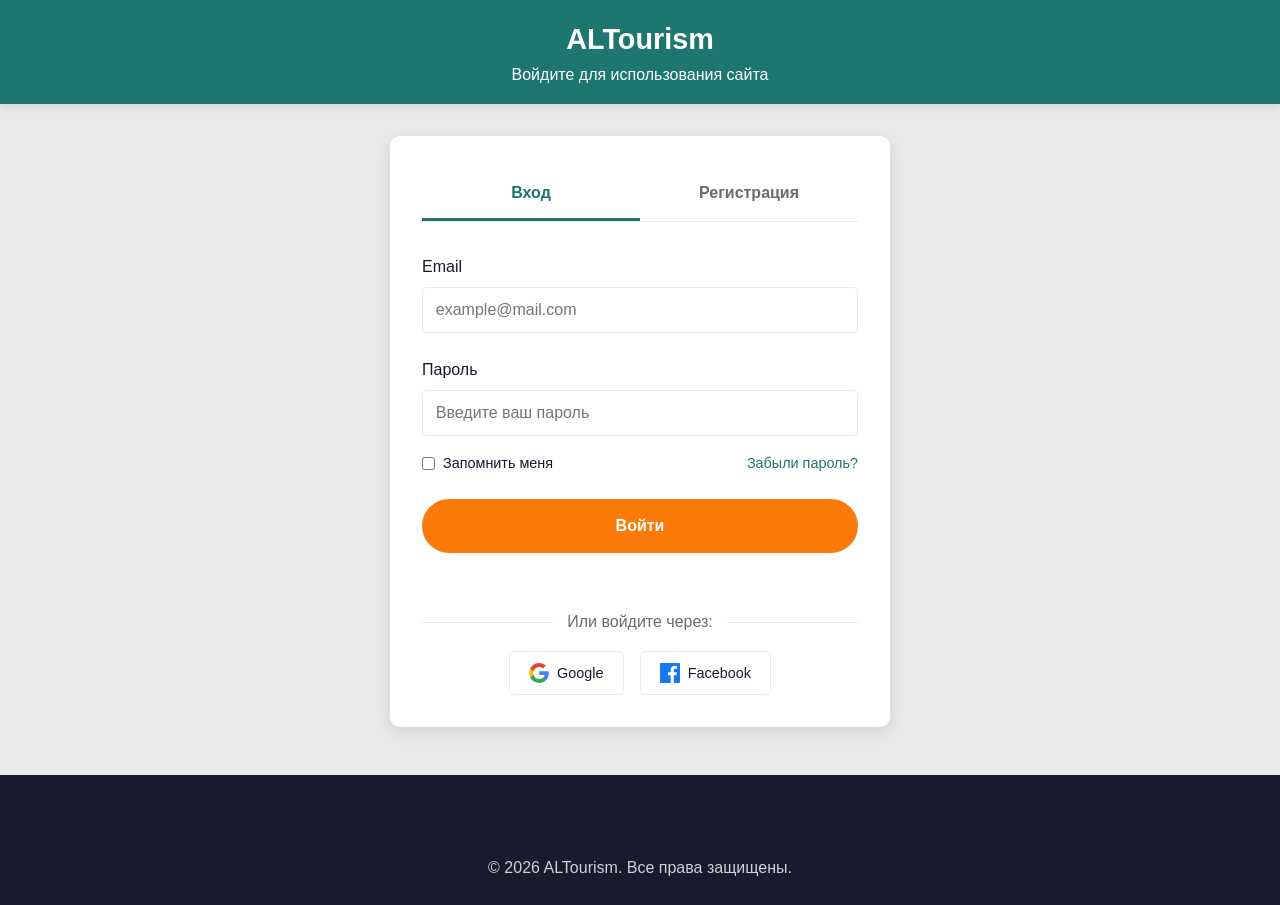
<file: index.html>
<!DOCTYPE html>
<html lang="ru">
<head>
    <meta charset="UTF-8">
    <meta name="viewport" content="width=device-width, initial-scale=1.0">
    <title>ALTourism — Главная</title>
    <link rel="stylesheet" href="css/style.css">
</head>
<body>
    <header class="header">
        <div class="container">
            <a href="index.html" class="logo">ALTourism</a>
            <nav>
                <a href="citys.html">Города</a>
                <!-- <a href="add-city.html">Предложить город</a> -->
                <!-- <a href="auth.html" class="btn btn-outline">Выйти</a> -->
            </nav>
        </div>
    </header>

    <section class="hero">
        <div class="container">
            <h1>Найдите идеальное место для отдыха</h1>
            <p>Здесь вы найдете города и лучшие предоставляемые в них услуги!</p>
            <a href="citys.html" class="btn btn-accent">Начать поиск</a>
        </div>
    </section>

    <section class="features">
        <div class="container">
            <div class="feature-card">
                <h3>Достопримечательности</h3>
                <p>Местоположения и краткая сводка об известных достопримечательностях</p>
            </div>
            <div class="feature-card">
                <h3>Такси</h3>
                <p>Локальные и всероссийские сервисы такси в городах</p>
            </div>
            <div class="feature-card">
                <h3>Кафе и рестораны</h3>
                <p>Информация о лучших предложениях кафе и ресторанов</p>
            </div>
        </div>
    </section>

    <footer class="footer">
        <div class="container">
            <div class="footer-links">
                <a href="citys.html">Города</a>
                <a href="add-city.html">Предложить город</a>
                <a href="auth.html">Выйти</a>
            </div>
            <p>© 2026 ALTourism. Все права защищены.</p>
        </div>
    </footer>

    <script src="js/main.js"></script>
</body>
</html>
</file>
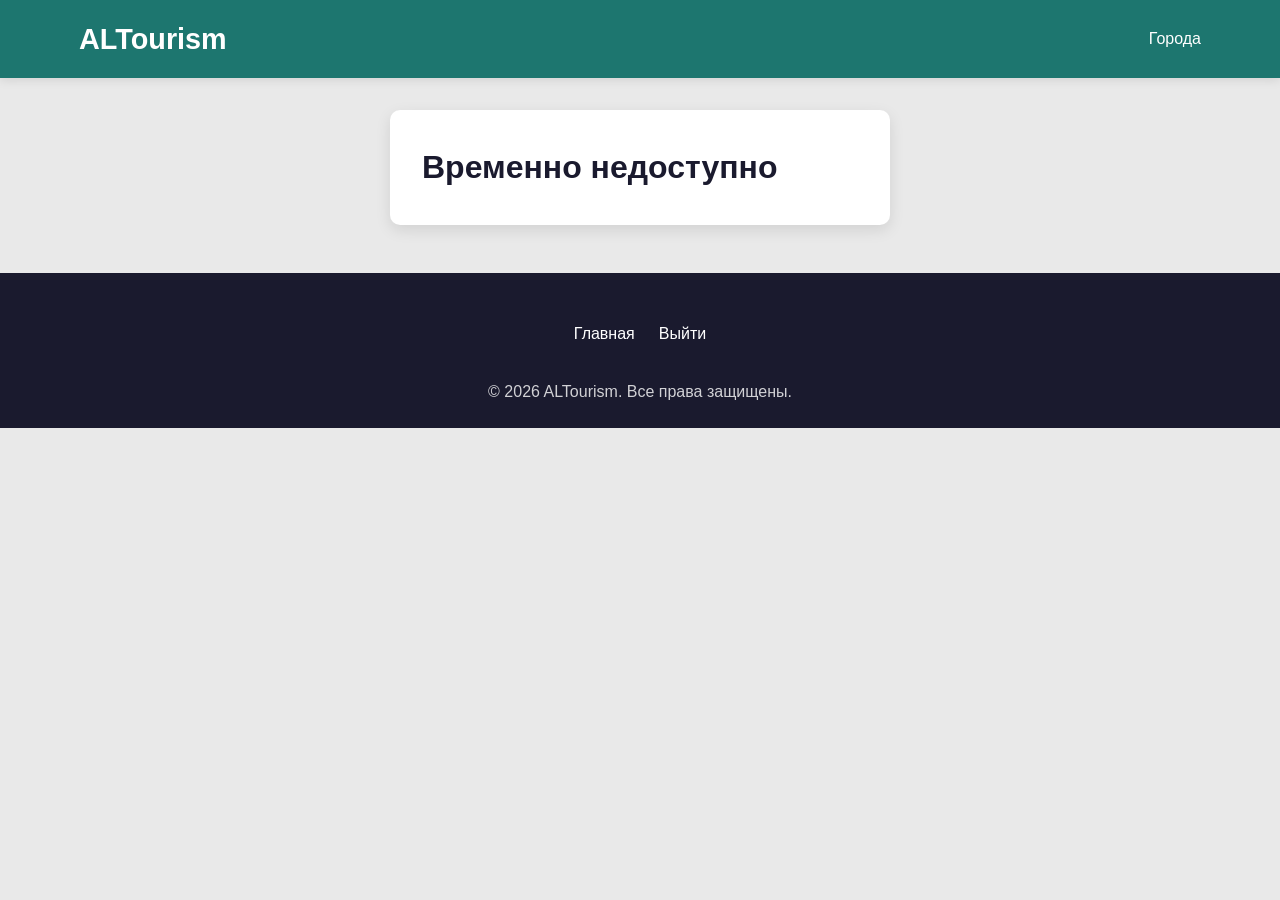
<file: add-city.html>
<!DOCTYPE html>
<html lang="ru">
<head>
    <meta charset="UTF-8">
    <meta name="viewport" content="width=device-width, initial-scale=1.0">
    <title>Предложить город — ALTourism</title>
    <link rel="stylesheet" href="css/style.css">
    <link rel="stylesheet" href="css/auth.css">
</head>
<body>
    <header class="header">
        <div class="container">
            <a href="index.html" class="logo">ALTourism</a>
            <nav>
                <a href="citys.html">Города</a>
                <!-- <a href="my-bookings.html">Мои бронирования</a> -->
                <!-- <a href="auth.html" class="btn btn-outline">Выйти</a> -->
            </nav>
        </div>
    </header>

    <main class="auth-container">
        <h1>Временно недоступно</h1>
<!--         
        <form id="addHotelForm" class="auth-form">
            <div class="form-group">
                <label>Название отеля</label>
                <input type="text" placeholder="Grand Hotel" required>
            </div>
            
            <div class="form-group">
                <label>Местоположение</label>
                <input type="text" placeholder="Город, адрес" required>
            </div>
            
            <div class="form-group">
                <label>Описание</label>
                <textarea rows="5" placeholder="Опишите ваш отель" required></textarea>
            </div>
            
            <div class="form-group">
                <label>Категория (звёздность)</label>
                <select required>
                    <option value="">Выберите категорию</option>
                    <option value="3">★★★☆☆</option>
                    <option value="4">★★★★☆</option>
                    <option value="5">★★★★★</option>
                </select>
            </div>
            
            <div class="form-group">
                <label>Цена за ночь (₽)</label>
                <input type="number" placeholder="5000" required>
            </div>
            
            <div class="form-group">
                <label>Контактный email</label>
                <input type="email" placeholder="your@email.com" required>
            </div>
            
            <div class="form-group">
                <label>Контактный телефон</label>
                <input type="tel" placeholder="+7 (999) 123-45-67" required>
            </div>
            
            <div class="form-group">
                <label>Фотографии отеля</label>
                <input type="file" multiple accept="image/*" required>
                <small>Загрузите минимум 3 фотографии</small>
            </div>
            
            <div class="form-group">
                <label>Удобства</label>
                <div class="amenities-checkboxes">
                    <label><input type="checkbox" name="amenities" value="wifi"> Wi-Fi</label>
                    <label><input type="checkbox" name="amenities" value="pool"> Бассейн</label>
                    <label><input type="checkbox" name="amenities" value="parking"> Парковка</label>
                    <label><input type="checkbox" name="amenities" value="restaurant"> Ресторан</label>
                    <label><input type="checkbox" name="amenities" value="spa"> SPA</label>
                    <label><input type="checkbox" name="amenities" value="gym"> Тренажерный зал</label>
                </div>
            </div>
            
            <button type="submit" class="btn btn-accent">Предложить город</button>
        </form>
    -->
    </main>

    <footer class="footer">
        <div class="container">
            <div class="footer-links">
                <a href="index.html">Главная</a>
                <a href="auth.html">Выйти</a>
            </div>
            <p>© 2026 ALTourism. Все права защищены.</p>
        </div>
    </footer>

    <script src="js/auth.js"></script>
</body>
</html>
</file>
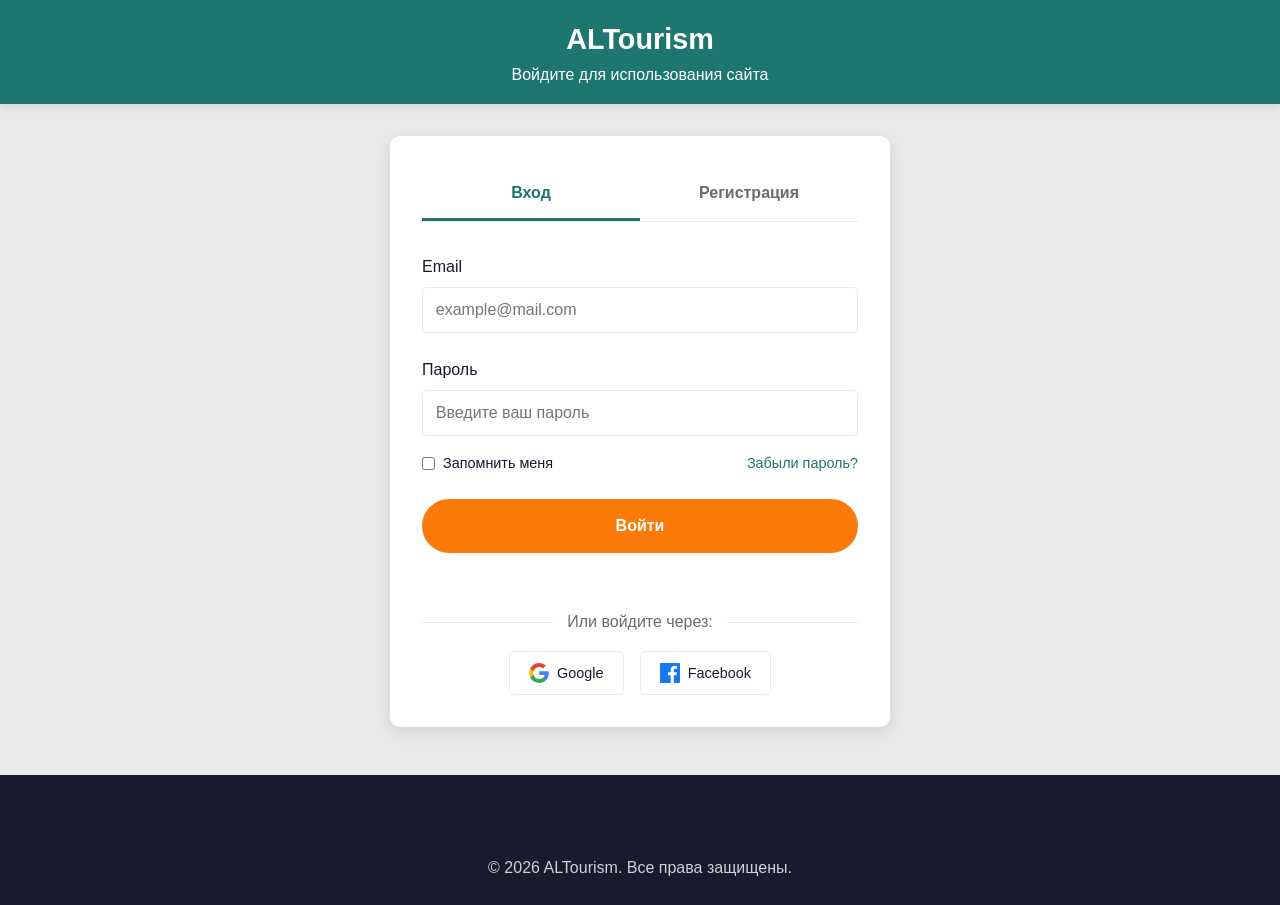
<file: auth.html>
<!DOCTYPE html>
<html lang="ru">
<head>
    <meta charset="UTF-8">
    <meta name="viewport" content="width=device-width, initial-scale=1.0">
    <title>Вход и регистрация | ALTourism</title>
    <link rel="stylesheet" href="css/style.css">
    <link rel="stylesheet" href="css/auth.css">
</head>
<body class="auth-page">
    <header class="header">
        <div class="container">
            <a href="index.html" class="logo">ALTourism</a>
            <div class="auth-text">Войдите для использования сайта</div>
        </div>
    </header>

    <main class="auth-container">
        <div class="auth-tabs">
            <button class="auth-tab active" data-tab="login">Вход</button>
            <button class="auth-tab" data-tab="register">Регистрация</button>
        </div>

        <!-- Форма входа -->
        <form id="loginForm" class="auth-form active">
            <div class="form-group">
                <label for="login-email">Email</label>
                <input type="email" id="login-email" placeholder="example@mail.com" required>
            </div>
            
            <div class="form-group">
                <label for="login-password">Пароль</label>
                <input type="password" id="login-password" placeholder="Введите ваш пароль" required>
                <div class="form-options">
                    <label class="remember-me">
                        <input type="checkbox" id="remember-me"> Запомнить меня
                    </label>
                    <a href="forgot-password.html" class="forgot-password">Забыли пароль?</a>
                </div>
            </div>
            
            <button type="submit" class="btn btn-accent">Войти</button>
            
            <div class="social-login">
                <p>Или войдите через:</p>
                <div class="social-buttons">
                    <button type="button" class="social-btn google">
                        <svg width="20" height="20" viewBox="0 0 24 24" xmlns="http://www.w3.org/2000/svg">
                            <path d="M23.766 12.2764C23.766 11.4607 23.6999 10.6406 23.5588 9.83807H12.24V14.4591H18.7217C18.4528 15.9494 17.5885 17.2678 16.323 18.1056V21.1039H20.19C22.4608 19.0139 23.766 15.9274 23.766 12.2764Z" fill="#4285F4"/>
                            <path d="M12.24 24.0008C15.4764 24.0008 18.2058 22.9382 20.1944 21.1039L16.3274 18.1055C15.2516 18.8375 13.8626 19.252 12.2444 19.252C9.11376 19.252 6.45934 17.1399 5.50693 14.3003H1.51648V17.3912C3.55359 21.4434 7.70278 24.0008 12.24 24.0008Z" fill="#34A853"/>
                            <path d="M5.50253 14.3003C5.00011 12.8099 5.00011 11.1961 5.50253 9.70575V6.61481H1.51649C-0.18551 10.0056 -0.18551 14.0004 1.51649 17.3912L5.50253 14.3003Z" fill="#FBBC04"/>
                            <path d="M12.24 4.74966C13.9508 4.7232 15.6043 5.36697 16.8433 6.54867L20.2694 3.12262C18.1 1.0855 15.2207 -0.034466 12.24 0.000808666C7.70277 0.000808666 3.55359 2.55822 1.51648 6.61481L5.50252 9.70575C6.45052 6.86173 9.10933 4.74966 12.24 4.74966Z" fill="#EA4335"/>
                        </svg>
                        Google
                    </button>
                    <button type="button" class="social-btn facebook">
                        <svg width="20" height="20" viewBox="0 0 24 24" xmlns="http://www.w3.org/2000/svg">
                            <path d="M22.675 0H1.325C0.593 0 0 0.593 0 1.325V22.676C0 23.407 0.593 24 1.325 24H12.82V14.706H9.692V11.084H12.82V8.413C12.82 5.313 14.713 3.625 17.479 3.625C18.804 3.625 19.942 3.724 20.274 3.768V7.008L18.356 7.009C16.852 7.009 16.561 7.724 16.561 8.772V11.085H20.148L19.681 14.707H16.561V24H22.677C23.407 24 24 23.407 24 22.675V1.325C24 0.593 23.407 0 22.675 0Z" fill="#1877F2"/>
                        </svg>
                        Facebook
                    </button>
                </div>
            </div>
        </form>

        <!-- Форма регистрации -->
        <form id="registerForm" class="auth-form">
            <div class="form-group">
                <label for="reg-name">Имя</label>
                <input type="text" id="reg-name" placeholder="Иван Иванов" required>
            </div>
            
            <div class="form-group">
                <label for="reg-email">Email</label>
                <input type="email" id="reg-email" placeholder="example@mail.com" required>
            </div>
            
            <div class="form-group">
                <label for="reg-phone">Телефон</label>
                <input type="tel" id="reg-phone" placeholder="+7 (999) 123-45-67" required>
            </div>
            
            <div class="form-group">
                <label for="reg-password">Пароль</label>
                <input type="password" id="reg-password" placeholder="Не менее 8 символов" required minlength="8">
                <div class="password-strength">
                    <span class="strength-bar"></span>
                    <span class="strength-bar"></span>
                    <span class="strength-bar"></span>
                    <span class="strength-text"></span>
                </div>
            </div>
            
            <div class="form-group">
                <label for="reg-confirm">Подтвердите пароль</label>
                <input type="password" id="reg-confirm" placeholder="Повторите пароль" required>
                <span class="error-message" id="password-error"></span>
            </div>
            
            <div class="form-group checkbox-group">
                <input type="checkbox" id="reg-agreement" required>
                <label for="reg-agreement">Я согласен с <a href="#">условиями использования</a> и <a href="#">политикой конфиденциальности</a></label>
            </div>
            
            <button type="submit" class="btn btn-accent">Зарегистрироваться</button>
        </form>
    </main>

    <footer class="footer">
        <div class="container">
            <div class="footer-links">
            </div>
            <p>© 2026 ALTourism. Все права защищены.</p>
        </div>
    </footer>

    <script src="js/auth.js"></script>
</body>
</html>
</file>
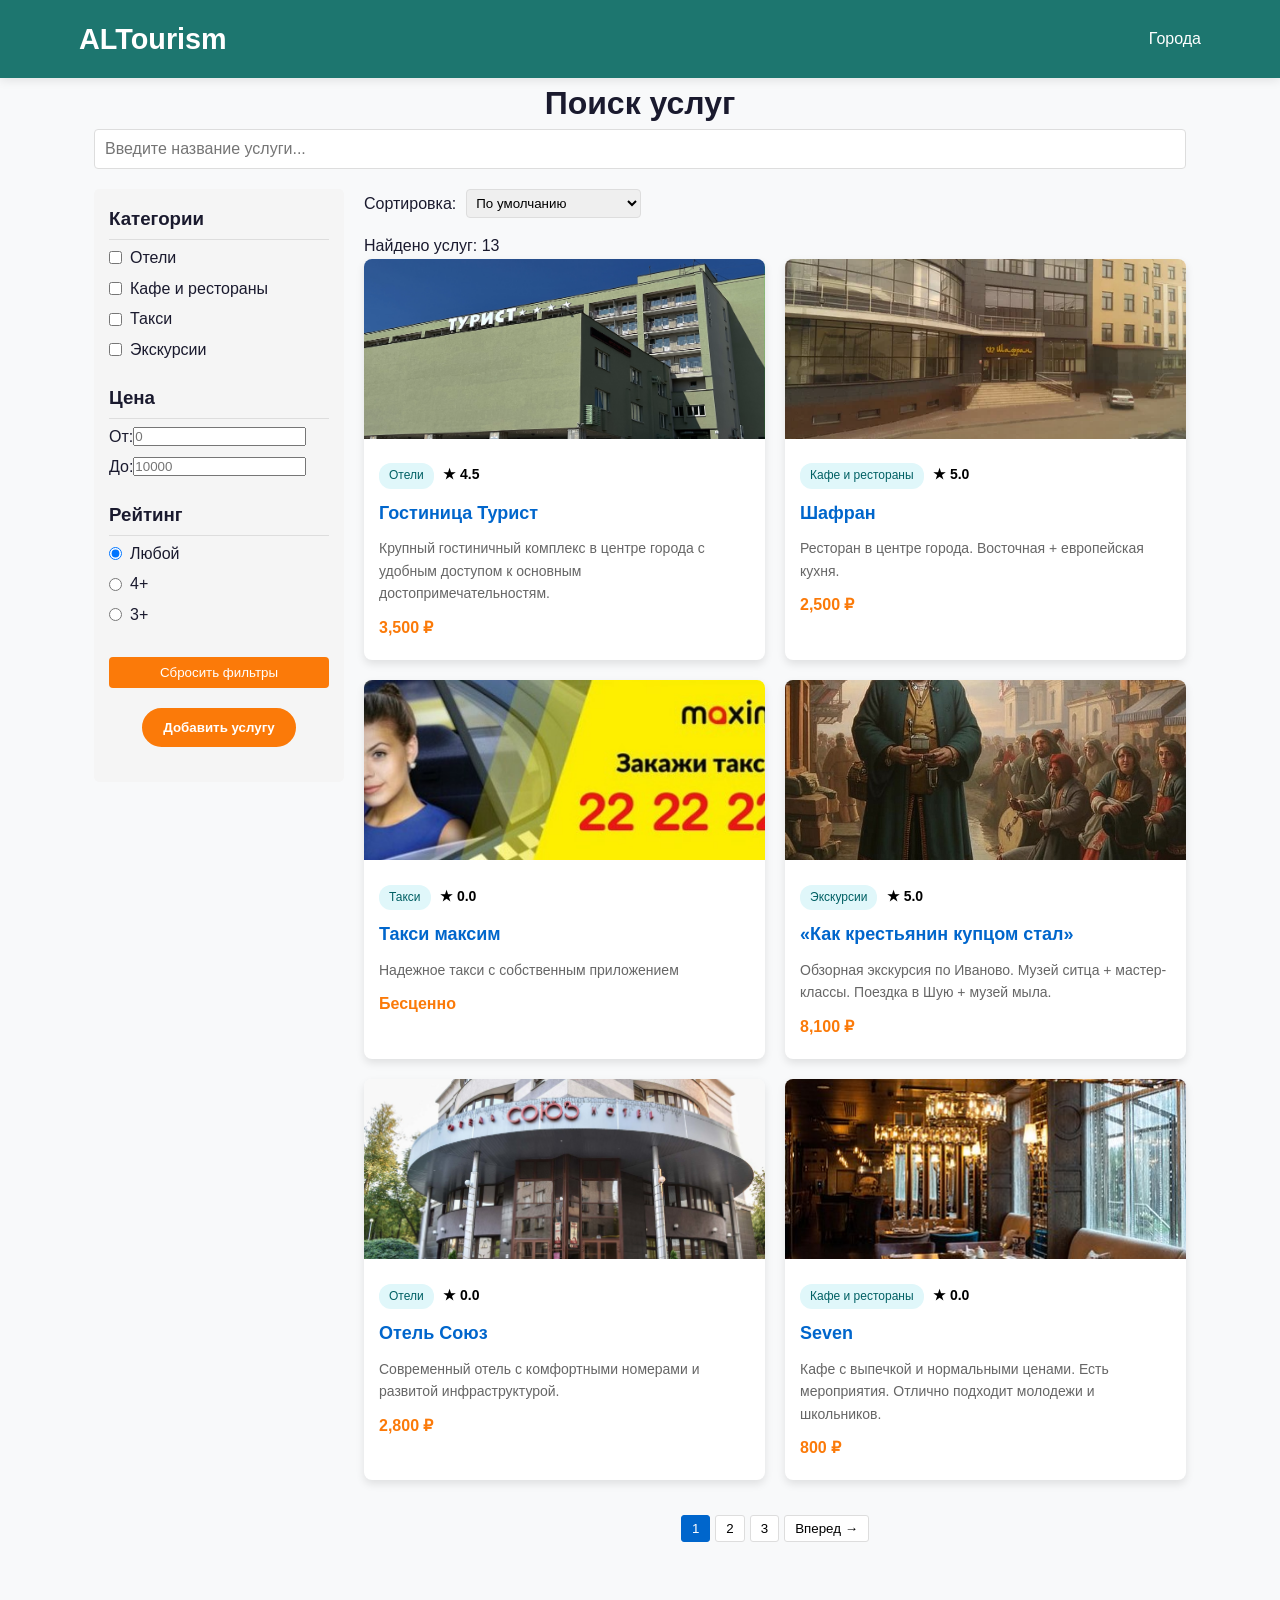
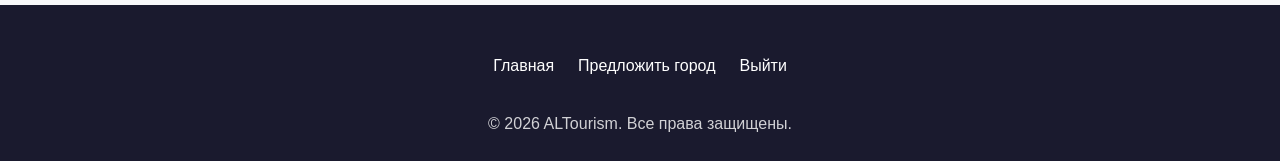
<file: ivanovo.html>
<!DOCTYPE html>
<html lang="ru">
<head>
    <meta charset="UTF-8">
    <meta name="viewport" content="width=device-width, initial-scale=1.0">
    <title>Поиск услуг — ALTourism</title>
    <link rel="stylesheet" href="css/style.css">
    <link rel="stylesheet" href="css/filters.css">
</head>
<body>
    <header class="header">
        <div class="container">
            <a href="index.html" class="logo">ALTourism</a>
            <nav>
                <a href="citys.html">Города</a>
                <!-- <a href="add-city.html">Предложить город</a> -->
                <!-- <a href="auth.html" class="btn btn-outline">Выйти</a> -->
            </nav>
        </div>
    </header>

    <main class="container">
        <h1>Поиск услуг</h1>
        
        <div class="search-container">
            <input type="text" id="search-input" placeholder="Введите название услуги...">
        </div>
        
        <div class="main-content">
            <div class="filters">
                <div class="filter-group">
                    <h3>Категории</h3>
                    <div class="filter-option">
                        <input type="checkbox" id="cat-hotels" name="category" value="Отели">
                        <label for="cat-hotels">Отели</label>
                    </div>
                    <div class="filter-option">
                        <input type="checkbox" id="cat-restaurants" name="category" value="Кафе и рестораны">
                        <label for="cat-restaurants">Кафе и рестораны</label>
                    </div>
                    <div class="filter-option">
                        <input type="checkbox" id="cat-taxi" name="category" value="Такси">
                        <label for="cat-taxi">Такси</label>
                    </div>
                    <div class="filter-option">
                        <input type="checkbox" id="cat-excursions" name="category" value="Экскурсии">
                        <label for="cat-excursions">Экскурсии</label>
                    </div>
                </div>
                
                <div class="filter-group">
                    <h3>Цена</h3>
                    <div class="filter-option">
                        <label for="price-min">От:</label>
                        <input type="number" id="price-min" name="price_min" min="0" placeholder="0">
                    </div>
                    <div class="filter-option">
                        <label for="price-max">До:</label>
                        <input type="number" id="price-max" name="price_max" min="0" placeholder="10000">
                    </div>
                </div>
                
                <div class="filter-group">
                    <h3>Рейтинг</h3>
                    <div class="filter-option">
                        <input type="radio" id="rating-any" name="rating" value="" checked>
                        <label for="rating-any">Любой</label>
                    </div>
                    <div class="filter-option">
                        <input type="radio" id="rating-4" name="rating" value="4">
                        <label for="rating-4">4+</label>
                    </div>
                    <div class="filter-option">
                        <input type="radio" id="rating-3" name="rating" value="3">
                        <label for="rating-3">3+</label>
                    </div>
                </div>
                
                <button class="reset-filters" id="reset-filters">Сбросить фильтры</button>
                
                <div class="city-list">
                    <div class="add-service-container">
                        <button id="add-service-btn" class="btn btn-accent">Добавить услугу</button>
                    </div>
                </div>
            </div>
            
            <div class="results">
                <div class="sort-controls">
                    <label for="sort-select">Сортировка:</label>
                    <select id="sort-select">
                        <option value="default">По умолчанию</option>
                        <option value="price_asc">Цена (по возрастанию)</option>
                        <option value="price_desc">Цена (по убыванию)</option>
                        <option value="rating_desc">Высокий рейтинг</option>
                    </select>
                </div>
                
                <div class="result-count">Найдено услуг: <span id="total-count">0</span></div>
                
                <div class="loading">Загрузка...</div>
                <div class="no-results">Услуги не найдены. Попробуйте изменить параметры поиска.</div>
                
                <div id="results-container" class="results-grid"></div>
                
                <div class="pagination" id="pagination"></div>
            </div>
        </div>
    </main>

    <footer class="footer">
        <div class="container">
            <div class="footer-links">
                <a href="index.html">Главная</a>
                <a href="add-city.html">Предложить город</a>
                <a href="auth.html">Выйти</a>

            </div>
            <p>© 2026 ALTourism. Все права защищены.</p>
        </div>
    </footer>

    <!-- Модальное окно для добавления услуги -->
    <div id="add-service-modal" class="modal">
        <div class="modal-content">
            <span class="close-modal">&times;</span>
            <h2>Добавить новую услугу</h2>
            <form id="service-form">
                <div class="form-group">
                    <label for="service-name">Название услуги:</label>
                    <input type="text" id="service-name" required>
                </div>
                <div class="form-group">
                    <label for="service-category">Категория:</label>
                    <select id="service-category" required>
                        <option value="Отели">Отели</option>
                        <option value="Кафе и рестораны">Кафе и рестораны</option>
                        <option value="Такси">Такси</option>
                        <option value="Экскурсии">Экскурсии</option>
                    </select>
                </div>
                <div class="form-group">
                    <label for="service-price">Цена (руб):</label>
                    <input type="number" id="service-price" required min="0">
                </div>
                <div class="form-group">
                    <label for="service-rating">Рейтинг (1-5):</label>
                    <input type="number" id="service-rating" required min="1" max="5" step="0.1">
                </div>
                <div class="form-group">
                    <label for="service-description">Описание:</label>
                    <textarea id="service-description" required></textarea>
                </div>
                <div class="form-group">
                    <label for="service-image">URL изображения:</label>
                    <input type="text" id="service-image" placeholder="https://example.com/image.jpg">
                </div>
                <button type="submit" class="btn btn-accent">Добавить услугу</button>
            </form>
        </div>
    </div>

    <script src="js/ivanovo.js"></script>
</body>
</html>
</file>
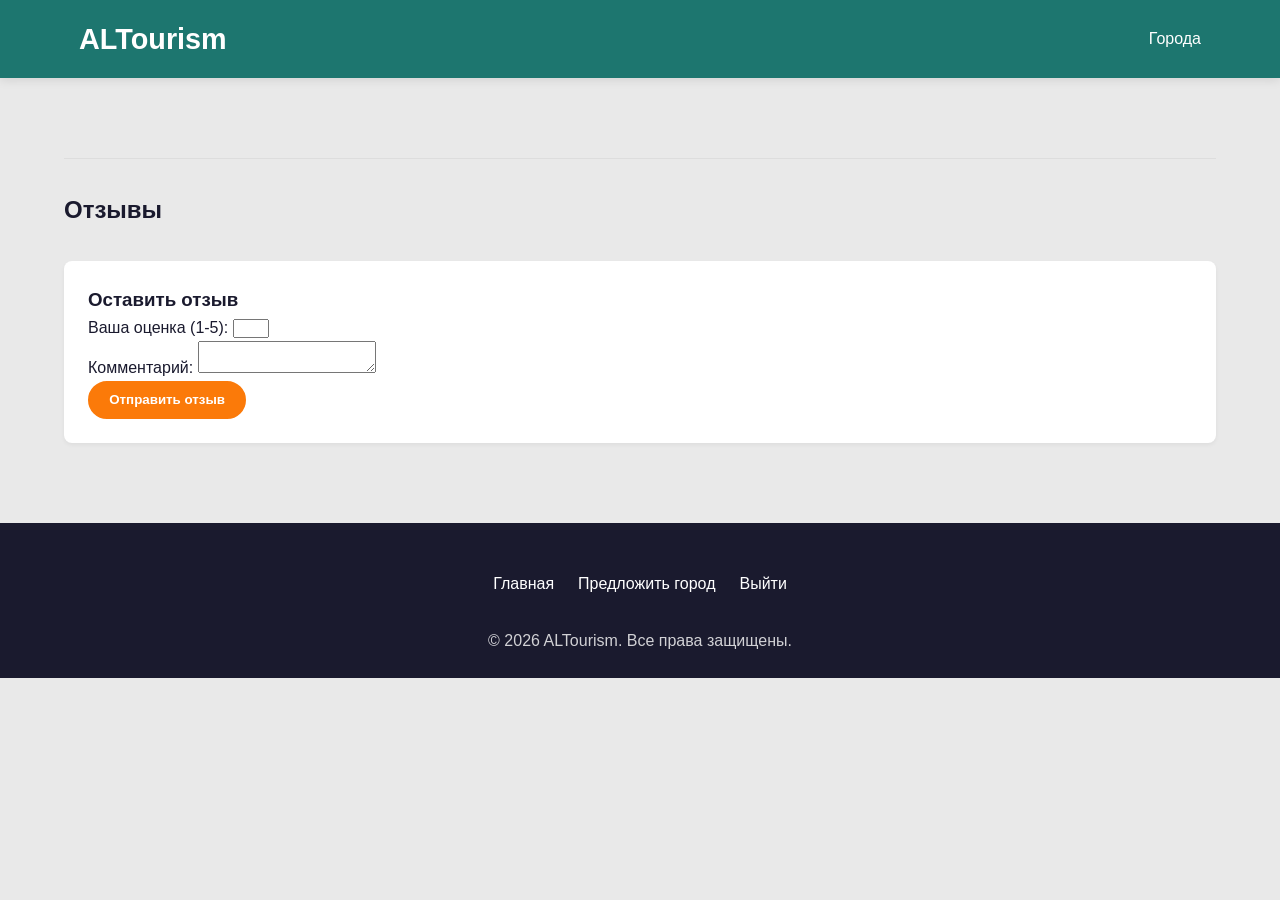
<file: service.html>
<!DOCTYPE html>
<html lang="ru">
<head>
    <meta charset="UTF-8">
    <meta name="viewport" content="width=device-width, initial-scale=1.0">
    <title>Страница услуги — ALTourism</title>
    <link rel="stylesheet" href="css/style.css">
    <link rel="stylesheet" href="css/service.css">
</head>
<body>
    <header class="header">
        <div class="container">
            <a href="index.html" class="logo">ALTourism</a>
            <nav>
                <a href="citys.html">Города</a>
                <!-- <a href="add-city.html">Предложить город</a>
                <a href="auth.html" class="btn btn-outline">Выйти</a> -->
            </nav>
        </div>
    </header>

    <main class="container service-container">
        <div id="service-content"></div>
        <div id="reviews-section">
            <h2>Отзывы</h2>
            <div id="reviews-list"></div>
            <form id="review-form">
                <h3>Оставить отзыв</h3>
                <div class="form-group">
                    <label for="review-rating">Ваша оценка (1-5):</label>
                    <input type="number" id="review-rating" min="1" max="5" required>
                </div>
                <div class="form-group">
                    <label for="review-comment">Комментарий:</label>
                    <textarea id="review-comment" required></textarea>
                </div>
                <button type="submit" class="btn btn-accent">Отправить отзыв</button>
            </form>
        </div>
    </main>

    <footer class="footer">
        <div class="container">
            <div class="footer-links">
                <a href="index.html">Главная</a>
                <a href="add-city.html">Предложить город</a>
                <a href="auth.html">Выйти</a>
            </div>
            <p>© 2026 ALTourism. Все права защищены.</p>
        </div>
    </footer>

    <script src="js/service.js"></script>
</body>
</html>
</file>
<file: css/style.css>
:root {
    --primary: #1D766F;
    --accent: #fb7a09;
    --dark: #1a1a2e;
    --light: #e9e9e9;
    --success: #4cc9f0;
    --warning: #f8961e;
    --danger: #ef233c;
    --gray: #6c6c6c;
    --light-gray: #e9ecef;
}

* {
    margin: 0;
    padding: 0;
    box-sizing: border-box;
}

body {
    font-family: 'Segoe UI', Tahoma, Geneva, Verdana, sans-serif;
    line-height: 1.6;
    color: var(--dark);
    background-color: var(--light);
}

.container {
    width: 90%;
    max-width: 1200px;
    margin: 0 auto;
    padding: 0 15px;
}

/* Header styles */
.header {
    background-color: var(--primary);
    color: white;
    padding: 1rem 0;
    box-shadow: 0 2px 10px rgba(0, 0, 0, 0.1);
    position: sticky;
    top: 0;
    z-index: 100;
}



/* @media (max-width: 576px) {
    .social-buttons {
        flex-direction: column;
    }
    
    .social-btn {
        justify-content: center;
    }
    
    .notification {
        left: 1rem;
        right: 1rem;
        transform: translateY(-100px);
    }
    
    .notification.show {
        transform: translateY(0);
    }
} */

.header .container {
    display: flex;
    justify-content: space-between;
}

.auth-page .header .container {
    flex-direction: column;
    align-items: center;

}

.logo {
    font-size: 1.8rem;
    font-weight: 700;
    color: white;
    text-decoration: none;
}

nav {
    display: flex;
    align-items: center;
    gap: 1.5rem;
}

nav a {
    color: white;
    text-decoration: none;
    font-weight: 500;
    transition: opacity 0.3s;
}

nav a:hover {
    opacity: 0.8;
}

/* Button styles */
.btn {
    display: inline-block;
    padding: 0.6rem 1.2rem;
    border-radius: 50px;
    font-weight: 600;
    text-align: center;
    text-decoration: none;
    cursor: pointer;
    transition: all 0.3s ease;
}

.btn-primary {
    background-color: var(--primary);
    color: white;
    border: 2px solid var(--primary);
}

.btn-accent {
    background-color: var(--accent);
    color: white;
    border: 2px solid var(--accent);
}

.btn-outline {
    background-color: transparent;
    color: white;
    border: 2px solid white;
}

.btn:hover {
    transform: translateY(-5px);
    box-shadow: 0 4px 8px rgba(0, 0, 0, 0.1);
}

/* Hero section */
.hero {
    background: linear-gradient(rgba(0, 0, 0, 0.5), rgba(0, 0, 0, 0.5)), url('images/index1.jpg') no-repeat center center/cover;
    color: white;
    padding: 5rem 0;
    text-align: center;
}

.hero h1 {
    font-size: 2.5rem;
    margin-bottom: 1rem;
}

.hero p {
    font-size: 1.2rem;
    margin-bottom: 2rem;
    max-width: 700px;
    margin-left: auto;
    margin-right: auto;
}

/* Features section */
.features {
    padding: 3rem 0;
}

.features .container {
    display: grid;
    grid-template-columns: repeat(auto-fit, minmax(300px, 1fr));
    gap: 2rem;
}

.feature-card {
    background: white;
    padding: 2rem;
    border-radius: 10px;
    box-shadow: 0 5px 15px rgba(0, 0, 0, 0.05);
    text-align: center;
    transition: transform 0.3s;
}

.feature-card:hover {
    transform: translateY(-5px);
}

.feature-card h3 {
    color: var(--primary);
    margin-bottom: 1rem;
}

/* Footer styles */
.footer {
    background-color: var(--dark);
    color: white;
    padding: 3rem 0 1.5rem;
    margin-top: 3rem;
}

.footer-links {
    display: flex;
    justify-content: center;
    flex-wrap: wrap;
    gap: 1.5rem;
    margin-bottom: 2rem;
}

.footer-links a {
    color: white;
    text-decoration: none;
}

.footer-links a:hover {
    text-decoration: underline;
}

.footer p {
    text-align: center;
    opacity: 0.8;
}

/* Utility classes */
.text-center {
    text-align: center;
}

.mt-1 { margin-top: 1rem; }
.mt-2 { margin-top: 2rem; }
.mt-3 { margin-top: 3rem; }

.mb-1 { margin-bottom: 1rem; }
.mb-2 { margin-bottom: 2rem; }
.mb-3 { margin-bottom: 3rem; }

/* Responsive styles */

/* Уведомления */
.notification {
    position: fixed;
    top: 1rem;
    right: 1rem;
    padding: 1rem 1.5rem;
    border-radius: 5px;
    color: white;
    box-shadow: 0 3px 10px rgba(0, 0, 0, 0.2);
    z-index: 1000;
    transform: translateX(100%);
    opacity: 0;
    transition: all 0.3s ease-out;
}

.notification.show {
    transform: translateX(0);
    opacity: 1;
}

.notification.success {
    background-color: var(--success);
}

.notification.error {
    background-color: var(--danger);
}

/* Адаптивность для мобильных */

@media (max-width: 768px) {

    .header {
        position: static;
    }
    body {
        padding-top: 0;
    }

    .header .container {
        flex-direction: row;
        align-items: center;
    }

    nav {
        gap: 0.5rem;
    }

    .hero {
        padding: 3rem 0;
    }

    .hero h1 {
        font-size: 2rem;
    }

    .logo {
        font-size: 1.2rem !important;
    }
    
    nav a {
        font-size: 0.8rem;
    }
}
</file>
<file: css/auth.css>
/* Общие стили для форм */
.auth-container {
    max-width: 500px;
    margin: 2rem auto;
    padding: 2rem;
    background: white;
    border-radius: 10px;
    box-shadow: 0 5px 15px rgba(0, 0, 0, 0.1);
}

.auth-tabs {
    display: flex;
    margin-bottom: 2rem;
    border-bottom: 1px solid var(--light-gray);
}

.auth-tab {
    flex: 1;
    text-align: center;
    padding: 1rem;
    background: none;
    border: none;
    border-bottom: 3px solid transparent;
    font-size: 1rem;
    font-weight: 600;
    color: var(--gray);
    cursor: pointer;
    transition: all 0.3s;
}

.auth-tab.active {
    color: var(--primary);
    border-bottom-color: var(--primary);
}

.auth-form {
    display: none;
    flex-direction: column;
    gap: 1.5rem;
}

.auth-form.active {
    display: flex;
}

/* Стили для полей формы */
.form-group {
    display: flex;
    flex-direction: column;
    gap: 0.5rem;
}

.form-group label {
    font-weight: 500;
    color: var(--dark);
}

.form-group input {
    padding: 0.8rem;
    border: 1px solid var(--light-gray);
    border-radius: 5px;
    font-size: 1rem;
}

.form-group input:focus {
    border-color: var(--primary);
    outline: none;
    box-shadow: 0 0 0 3px rgba(67, 97, 238, 0.2);
}

/* Стили для кнопок */
.btn.btn-accent {
    width: 100%;
    padding: 1rem;
    font-size: 1rem;
    font-weight: 600;
}

/* Стили для индикатора сложности пароля */
.password-strength {
    display: flex;
    align-items: center;
    gap: 0.5rem;
    margin-top: 0.5rem;
}

.strength-bar {
    flex: 1;
    height: 4px;
    background: var(--light-gray);
    border-radius: 2px;
}

.strength-text {
    font-size: 0.8rem;
    color: var(--gray);
}

.error-message {
    color: var(--danger);
    font-size: 0.8rem;
    margin-top: 0.3rem;
    display: none;
}

/* Стили для чекбоксов */
.checkbox-group {
    flex-direction: row;
    align-items: center;
    gap: 0.8rem;
}

.checkbox-group input {
    width: auto;
}

.checkbox-group label {
    font-weight: normal;
    font-size: 0.9rem;
}

.checkbox-group a {
    color: var(--primary);
    text-decoration: none;
}

.checkbox-group a:hover {
    text-decoration: underline;
}

/* Стили для опций формы */
.form-options {
    display: flex;
    justify-content: space-between;
    align-items: center;
    margin-top: 0.5rem;
}

.remember-me {
    display: flex;
    align-items: center;
    font-size: 0.9rem;
    color: var(--gray);
}

.remember-me input {
    margin-right: 0.5rem;
}

.forgot-password {
    font-size: 0.9rem;
    color: var(--primary);
    text-decoration: none;
}

.forgot-password:hover {
    text-decoration: underline;
}

/* Стили для социальных кнопок */
.social-login {
    margin-top: 2rem;
    text-align: center;
}

.social-login p {
    color: var(--gray);
    margin-bottom: 1rem;
    position: relative;
}

.social-login p::before,
.social-login p::after {
    content: "";
    position: absolute;
    top: 50%;
    width: 30%;
    height: 1px;
    background: var(--light-gray);
}

.social-login p::before {
    left: 0;
}

.social-login p::after {
    right: 0;
}

.social-buttons {
    display: flex;
    gap: 1rem;
    justify-content: center;
}

.social-btn {
    display: flex;
    align-items: center;
    gap: 0.5rem;
    padding: 0.7rem 1.2rem;
    border: 1px solid var(--light-gray);
    border-radius: 5px;
    background: white;
    color: var(--dark);
    font-size: 0.9rem;
    cursor: pointer;
    transition: all 0.3s;
}

.social-btn:hover {
    background: var(--light-gray);
}

.social-btn svg {
    width: 20px;
    height: 20px;
}

.social-btn.google:hover {
    border-color: #1D766F;
    background: rgba(66, 133, 244, 0.1);
}

.social-btn.facebook:hover {
    border-color: #1D766F;
    background: rgba(24, 119, 242, 0.1);
}

/* Стили для футера формы */
.auth-footer {
    margin-top: 2rem;
    text-align: center;
}

.switch-form {
    margin: 0.5rem 0;
    color: var(--gray);
}

.switch-form a {
    color: var(--primary);
    text-decoration: none;
}

.switch-form a:hover {
    text-decoration: underline;
}

/* Индикаторы сложности пароля */
.password-weak .strength-bar:nth-child(-n+1) {
    background: var(--danger);
}
.password-medium .strength-bar:nth-child(-n+2) {
    background: var(--warning);
}
.password-strong .strength-bar:nth-child(-n+3) {
    background: var(--success);
}

.password-weak .strength-text {
    color: var(--danger);
}
.password-medium .strength-text {
    color: var(--warning);
}
.password-strong .strength-text {
    color: var(--success);
}

/* Адаптивные стили */
@media (max-width: 576px) {
    .auth-container {
        margin: 1rem;
        padding: 1.5rem;
    }
    
    .social-buttons {
        flex-direction: column;
    }
    
    .social-btn {
        justify-content: center;
    }
}
</file>
<file: css/filters.css>
h1 {
  text-align: center;
}

:root {
  --primary: #1D766F;
  --accent: #fb7a09;
  --dark: #1a1a2e;
  --light: #f8f9fa;
  --success: #4cc9f0;
  --warning: #f8961e;
  --danger: #ef233c;
  --gray: #6c757d;
  --light-gray: #e9ecef;
}

.search-container {
  margin-bottom: 20px;
  padding: 0 15px;
}

#search-input {
  width: 100%;
  padding: 10px;
  font-size: 16px;
  box-sizing: border-box;
  border: 1px solid #ddd;
  border-radius: 4px;
}

.main-content {
  display: flex;
  gap: 20px;
  padding: 0 15px;
}

.filters {
  width: 250px;
  padding: 15px;
  background: #f5f5f5;
  border-radius: 5px;
  height: fit-content;
}

.filter-group {
  margin-bottom: 20px;
}

.filter-group h3 {
  margin-top: 0;
  border-bottom: 1px solid #ddd;
  padding-bottom: 5px;
}

.filter-option {
  margin: 5px 0;
  display: flex;
  align-items: center;
}

.filter-option input[type="checkbox"],
.filter-option input[type="radio"] {
  margin-right: 8px;
}

.results {
  flex: 1;
}

.results-grid {
  display: grid;
  grid-template-columns: repeat(auto-fill, minmax(300px, 1fr));
  gap: 20px;
}

.result-item {
  background-color: white;
  border-radius: 8px;
  overflow: hidden;
  box-shadow: 0 4px 8px rgba(0, 0, 0, 0.1);
  transition: transform 0.3s ease;
}

.result-item:hover {
  transform: translateY(-5px);
}

.result-item-image {
  width: 100%;
  height: 180px;
  object-fit: cover;
}

.result-item-content {
  padding: 15px;
}

.result-item h3 {
  margin: 10px 0;
  color: #0066cc;
  font-size: 18px;
}

.result-item .description {
  color: #666;
  font-size: 14px;
  margin-bottom: 10px;
  display: -webkit-box;
  -webkit-box-orient: vertical;
  overflow: hidden;
}

.result-item .price {
  font-weight: bold;
  color: #fb7a09;
  font-size: 16px;
  margin: 10px 0 5px;
}

.result-item .category {
  display: inline-block;
  background: #e0f7fa;
  padding: 3px 10px;
  border-radius: 12px;
  font-size: 12px;
  margin-right: 5px;
  color: #006064;
}

.result-item .rating {
  color: #000000;
  font-weight: bold;
  font-size: 14px;
}

.pagination {
  display: flex;
  justify-content: center;
  gap: 5px;
  margin-top: 20px;
  padding: 15px 0;
}

.pagination button {
  padding: 5px 10px;
  cursor: pointer;
  border: 1px solid #ddd;
  background: white;
  border-radius: 3px;
}

.pagination button.active {
  background: #0066cc;
  color: white;
  border-color: #0066cc;
}

.loading {
  text-align: center;
  padding: 20px;
  display: none;
}

.no-results {
  text-align: center;
  padding: 20px;
  display: none;
  color: #666;
}

.sort-controls {
  margin-bottom: 15px;
  display: flex;
  align-items: center;
}

.sort-controls label {
  margin-right: 10px;
}

#sort-select {
  padding: 5px;
  border: 1px solid #ddd;
  border-radius: 4px;
}

.reset-filters {
  background: #fb7a09;
  color: white;
  border: none;
  padding: 8px 15px;
  border-radius: 4px;
  cursor: pointer;
  margin-top: 10px;
  width: 100%;
}

.reset-filters:hover {
  background: #e06d08;
}

.city-list {
  margin-top: 20px;
}

.city-list h3 {
  margin-bottom: 10px;
  border-bottom: 1px solid #ddd;
  padding-bottom: 5px;
}

.city-item {
  padding: 8px 0;
  cursor: pointer;
}

.city-item:hover {
  color: #0066cc;
}

@media (max-width: 768px) {
  .main-content {
      flex-direction: column;
  }
  
  .filters {
      width: auto;
  }
}

/* Стили для модального окна и формы */
.add-service-container {
  margin-bottom: 20px;
  text-align: center;
}

.modal {
  display: none;
  position: fixed;
  z-index: 1000;
  left: 0;
  top: 0;
  width: 100%;
  height: 100%;
  background-color: rgba(0, 0, 0, 0.5);
}

.modal-content {
  background-color: white;
  margin: 5% auto;
  padding: 20px;
  border-radius: 8px;
  width: 90%;
  max-width: 600px;
  box-shadow: 0 4px 20px rgba(0, 0, 0, 0.2);
}

.close-modal {
  float: right;
  font-size: 28px;
  font-weight: bold;
  cursor: pointer;
}

.close-modal:hover {
  color: var(--accent);
}

.form-group {
  margin-bottom: 15px;
}

.form-group label {
  display: block;
  margin-bottom: 5px;
  font-weight: 500;
}

.form-group input,
.form-group select,
.form-group textarea {
  width: 100%;
  padding: 8px;
  border: 1px solid #ddd;
  border-radius: 4px;
  font-size: 16px;
}

.form-group textarea {
  height: 100px;
  resize: vertical;
}

.notification {
  position: fixed;
  top: 1rem;
  right: 1rem;
  padding: 1rem 1.5rem;
  border-radius: 5px;
  color: white;
  box-shadow: 0 3px 10px rgba(0, 0, 0, 0.2);
  z-index: 1000;
  transform: translateX(100%);
  opacity: 0;
  transition: all 0.3s ease-out;
}

.notification.show {
  transform: translateX(0);
  opacity: 1;
}

.notification.success {
  background-color: var(--success);
}

.notification.error {
  background-color: var(--danger);
}

@media (max-width: 576px) {
  .notification {
      left: 1rem;
      right: 1rem;
      transform: translateY(-100px);
  }
  
  .notification.show {
      transform: translateY(0);
  }
}

@media (max-width: 768px) {
  .btn-danger {
      width: 100%;
      justify-content: center;
      padding: 0.6rem;
  }
  
  .btn-danger svg {
      width: 14px;
      height: 14px;
  }
  
  .filters {
    width: 100%;
  }
  
  .main-content {
    flex-direction: column;
  }

  .results-grid {
    grid-template-columns: 1fr;
  }
}
</file>
<file: css/service.css>
.service-container {
    padding: 2rem 0;
}

#service-content {
    display: flex;
    gap: 2rem;
    margin-bottom: 3rem;
    flex-wrap: wrap;
}

.service-image {
    flex: 1;
    min-width: 300px;
}

.service-image img {
    width: 100%;
    border-radius: 8px;
    box-shadow: 0 4px 8px rgba(0, 0, 0, 0.1);
}

.service-info {
    flex: 2;
    min-width: 300px;
}

.service-info h1 {
    color: var(--primary);
    margin-bottom: 1rem;
}

.service-price {
    font-size: 1.5rem;
    color: var(--accent);
    font-weight: bold;
    margin: 1rem 0;
}

.service-rating {
    display: flex;
    align-items: center;
    gap: 0.5rem;
    margin: 1rem 0;
}

.service-rating .stars {
    color: #FFD700;
    font-size: 1.2rem;
}

.service-description {
    margin: 1.5rem 0;
    line-height: 1.7;
}

#reviews-section {
    margin-top: 3rem;
    padding-top: 2rem;
    border-top: 1px solid #ddd;
}

.review-item {
    background: white;
    padding: 1.5rem;
    margin-bottom: 1rem;
    border-radius: 8px;
    box-shadow: 0 2px 4px rgba(0, 0, 0, 0.05);
}

.review-header {
    display: flex;
    justify-content: space-between;
    margin-bottom: 0.5rem;
}

.review-rating {
    color: #FFD700;
    font-weight: bold;
}

.review-comment {
    margin-top: 0.5rem;
}

#review-form {
    background: white;
    padding: 1.5rem;
    border-radius: 8px;
    box-shadow: 0 2px 4px rgba(0, 0, 0, 0.05);
    margin-top: 2rem;
}

@media (max-width: 768px) {
    #service-content {
        flex-direction: column;
    }
}
</file>
